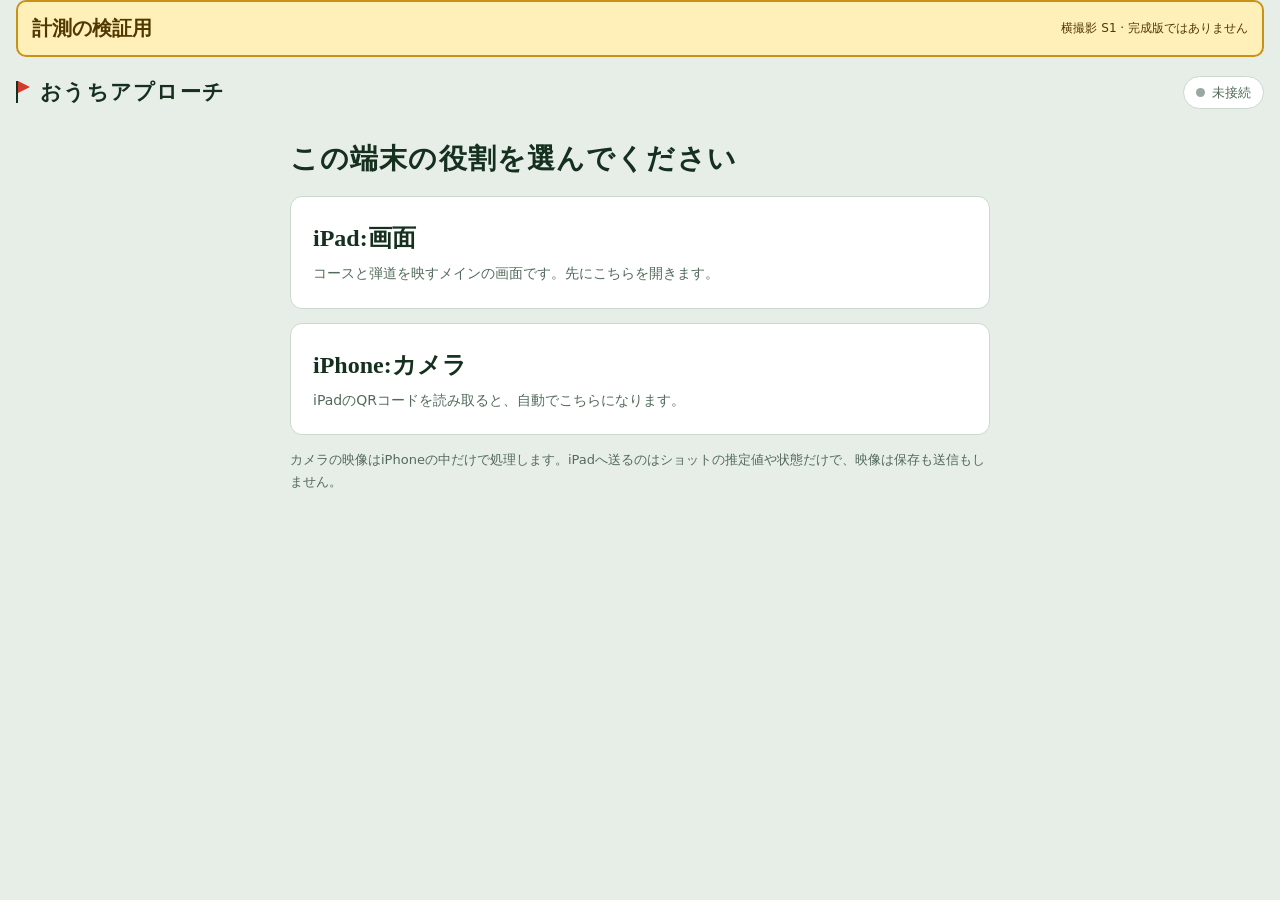
<file: index.html>
<!doctype html>
<html lang="ja">
<head>
<meta charset="utf-8">
<meta name="viewport" content="width=device-width,initial-scale=1,viewport-fit=cover">
<meta name="referrer" content="no-referrer">
<meta http-equiv="Content-Security-Policy" content="default-src 'none'; script-src 'self'; style-src 'self'; img-src 'self' data: blob:; media-src 'self' blob: mediastream:; connect-src 'self' https://0.peerjs.com wss://0.peerjs.com; manifest-src 'self'; base-uri 'none'; form-action 'none'; object-src 'none'">
<meta name="theme-color" content="#173a25">
<meta name="apple-mobile-web-app-capable" content="yes">
<title>おうちアプローチ｜検証用 横撮影 S1</title>
<link rel="icon" href="data:,">
<link rel="stylesheet" href="style.css?v=sideS1">
</head>
<body>

<div class="test-banner"><strong>計測の検証用</strong><span>横撮影 S1 · 完成版ではありません</span></div>
<header class="top">
  <p class="brand"><span class="flagmark" aria-hidden="true"></span>おうちアプローチ</p>
  <span class="pill" id="connPill"><i class="dot" id="connDot"></i><span id="connText">未接続</span></span>
  <button class="linkbtn" id="switchRole" hidden>役割を変える</button>
</header>

<!-- ============ ROLE PICK ============ -->
<main id="roleView" class="narrow stack" hidden>
  <h1 class="title">この端末の役割を選んでください</h1>
  <button class="rolecard" id="pickGreen">
    <b>iPad:画面</b>
    <span>コースと弾道を映すメインの画面です。先にこちらを開きます。</span>
  </button>
  <button class="rolecard" id="pickCam">
    <b>iPhone:カメラ</b>
    <span>iPadのQRコードを読み取ると、自動でこちらになります。</span>
  </button>
  <p class="note">カメラの映像はiPhoneの中だけで処理します。iPadへ送るのはショットの推定値や状態だけで、映像は保存も送信もしません。</p>
</main>

<!-- ============ CAMERA (iPhone) ============ -->
<main id="camView" class="narrow stack" hidden>

  <section class="statuscard" id="camStatus" data-state="off">
    <b id="stateText">カメラを開始してください</b>
    <span id="stateSub">打つ人の反対側から、横向きで球と打ち出す先を映します</span>
  </section>

  <p class="capture-status" id="liveDiagnostic" aria-live="polite">映像処理：カメラ開始待ち</p>
  <div class="stage" id="stage">
    <video id="vid" playsinline muted autoplay></video>
    <canvas id="overlay"></canvas>
    <div class="empty" id="stageEmpty">カメラは止まっています</div>
  </div>
  <div class="row">
    <button class="btn primary big" id="camStart">カメラを開始</button>
    <button class="btn" id="camStop" hidden>カメラを止める</button>
    <button class="btn" id="camFlip">インカメラに切り替え</button>
  </div>
  <section class="card setup-guide">
    <h2>① iPhoneの置き方</h2>
    <div class="side-placement" aria-label="上から見た配置：打つ人、球、iPhoneが向かい合い、打球はその線と直角に進みます"><span>打つ人</span><b>● 球　→ 打つ方向</b><span>↕ 約1.5m（実測）</span><strong>iPhone · 横向き</strong></div>
    <p>打つ人の反対側・横向き・背面カメラ。打つ方向に対して真横から撮り、球の先0.5〜1mが映るように固定します。</p>
    <p class="note">初期検証は球から約1.5m、低い位置でカメラをなるべく水平に。クラブの通り道の外に固定してください。距離はレンズから球までの実測値に合わせます。球径の設定と白い認識円の一致が速度の基準になります。</p>
          <div class="field"><label for="sDist">カメラからボールまでの距離</label><output id="oDist"></output><input id="sDist" type="range" min="1" max="3.5" step="0.01" value="1.5"></div>
    <label for="sideDirection">画面の中で球が進む方向</label>
    <select id="sideDirection"><option value="1">左から右 →（球を左寄りに）</option><option value="-1">右から左 ←（球を右寄りに）</option></select>
    <h2>② 最初の球だけタップ</h2>
    <p>白い点線の円が球に重なることを確認。2球目以降は同じ場所に置けば自動認識します。</p>
    <h2>③ 1球打って確認</h2>
    <p>反応しなければ画面下の赤いボタンを押し、保存された記録を送ってください。映像は保存しません。</p>
  </section>
    <section class="card stack" id="camPair">
    <h2>iPadとつなぐ</h2>
    <p>iPadに出ているQRコードを、iPhoneの<b>カメラアプリ</b>で読み取ってください。自動でつながります。</p>
    <details>
      <summary>コードを手で入力する</summary>
      <div class="row mt">
        <input id="codeIn" class="code" inputmode="text" autocomplete="off" autocapitalize="characters" spellcheck="false" maxlength="9" placeholder="XXXX-XXXX" aria-label="接続コード">
        <button class="btn primary" id="connectBtn">接続</button>
      </div>
    </details>
  </section>

  <div class="diagnostic-dock">
    <button class="btn miss-button" id="markMiss">打っても反応しなかった<br><small>押すと診断記録を保存します</small></button>
    <button class="btn" id="exportDiagnostics">記録を保存</button>
  </div>
  <section class="card" id="camResult" hidden>
    <div class="readout four">
      <div><span>平面内速度（推定）</span><b id="cSpeed">–</b></div>
      <div><span>打ち出し角（推定）</span><b id="cAngle">–</b></div>
      <div><span>左右（未測定）</span><b id="cDir">–</b></div>
      <div><span>スピン（未測定）</span><b id="cSpin">–</b></div>
    </div>
    <p class="note mt" id="cMeta"></p>
    <div class="corhelp mt" id="carryFix" hidden>
      <label for="carryCm">(手動で合わせたいとき)今の1球で、最初に床に落ちた所までの距離</label>
      <div class="row"><input id="carryCm" type="number" inputmode="decimal" min="20" max="3000" step="1" placeholder="例:450" aria-label="最初に落ちた距離(cm)"><span class="unit">cm</span><button class="btn" id="carryApply">飛び方を合わせる</button></div>
      <p class="note">自動学習は検証が終わるまで停止しています。試験中は補正値を変えずに比較してください。</p>
    </div>
  </section>

  <details class="card">
    <summary>計測の設定</summary>
    <p class="note">検証用です。開始ごとに距離設定とボール位置を確認してください。通常時の映像・画像は保存しません。</p>
    <div class="stack mt">
      <p class="kv">カメラの傾き <b id="tiltOut">–</b></p>
      <p class="kv">空気抵抗の補正（手動） <b id="oDrag">×1.00</b> <button class="linkbtn" id="dragReset">元に戻す</button></p>
      <button class="btn" id="reTee">置き場所を登録し直す</button>

      <div class="field"><label for="sDiam">ボールの直径</label><output id="oDiam"></output><input id="sDiam" type="range" min="30" max="80" step="0.5" value="42"></div>
      <div class="field"><label for="sMass">練習ボールの重さ</label><output id="oMass"></output><input id="sMass" type="range" min="2" max="20" step="0.5" value="5"></div>
      <div hidden>
      <div class="field"><label for="sCor">練習ボールの反発係数</label><output id="oCor"></output><input id="sCor" type="range" min="0.3" max="0.85" step="0.01" value="0.55"></div>
      <div class="corhelp">
        <label for="dropCm">1mの高さから硬い床に落として、跳ね返った高さ</label>
        <div class="row"><input id="dropCm" type="number" inputmode="decimal" min="1" max="99" step="1" placeholder="例:30" aria-label="跳ね返った高さ(cm)"><span class="unit">cm</span><button class="btn" id="dropApply">反発係数に反映</button></div>
        <p class="note">ボールの底が1mの位置から手を離し、最初に跳ね返った一番高い位置(ボールの底)を測ります。反発係数 = √(跳ね返った高さ ÷ 100)。スピンの推定に使います。</p>
      </div>
      <div class="field"><label for="sAttack">入射角(クラブが下りながら当たる角度)</label><output id="oAttack"></output><input id="sAttack" type="range" min="-8" max="2" step="0.5" value="-3"></div>
      <div class="field"><label for="sSens">検出の感度</label><output id="oSens"></output><input id="sSens" type="range" min="0.5" max="2" step="0.05" value="1"></div>
      </div>
      <p class="note">球の直径が速度の基準です。球の輪郭に白い円が合うか確認してください。左右方向・スピンは測定せず0を仮定した弾道を表示します。</p>
    </div>
  </details>
</main>
<!-- ============ iPad: 1画面だけ ============ -->
<main id="playView" hidden>
  <p class="note side-warning">横撮影 S1：速度・角度は平面内の推定。左右方向・スピンは未測定で、0を仮定した参考弾道です。</p>
  <section class="minw0">
    <div class="world" id="world" data-ready="off">
      <div class="teesign"><span class="par">カップまで</span><b id="pinOut">5.41 m</b><span class="s"><span id="lieOut">マット</span>から打って、カップに入れよう</span></div>
      <div class="banner" id="banner" hidden></div>
      <canvas class="profile" id="profile" width="360" height="150" aria-label="弾道の横から図"></canvas>
      <div class="viewbtns" role="group" aria-label="視点">
        <button id="vFollow" aria-pressed="true">後方</button>
        <button id="vTop" aria-pressed="false">真上</button>
      </div>
      <div class="ready" id="readyMark" data-state="off"><i aria-hidden="true"></i><span id="readyText">iPhoneのカメラ待ち</span></div>
      <div class="board six">
        <div><span>左右（未測定）</span><b id="gDir">–</b><em>度</em></div>
        <div><span>平面内速度（推定）</span><b id="gSpeed">–</b><em>m/s</em></div>
        <div><span>打ち出し角（推定）</span><b id="gAngle">–</b><em>度</em></div>
        <div><span>キャリー（計算）</span><b id="gCarry">–</b><em>m</em></div>
        <div><span>総距離（計算）</span><b id="gTotal">–</b><em>m</em></div>
        <div class="hi"><span>カップまで</span><b id="gPin">–</b><em id="gPinU"></em></div>
      </div>
    </div>
  </section>

  <aside class="stack minw0 side">
    <section class="card connect" id="connectCard">
      <canvas id="qr" width="232" height="232" aria-label="接続用QRコード"></canvas>
      <div class="paired-mark" aria-hidden="true"></div>
      <p class="note" id="pairNote">iPhoneのカメラアプリでQRコードを読み取ってください</p>
      <p class="codeline">コード <b id="codeOut">––––-––––</b> <button class="linkbtn" id="newCode">新しくする</button></p>
    </section>
    <section class="card stack">
      <p class="kv">打つ場所</p>
      <div class="lie" id="lieSel" role="group" aria-label="打つ場所"><button data-lie="マット" aria-pressed="true">マット</button><button data-lie="ラフ" aria-pressed="false">ラフ</button></div>
    </section>
    <section class="card stack">
      <div class="stats">
        <div><span>球数</span><b id="stN">0</b></div>
        <div><span>カップイン</span><b id="stIn">0</b></div>
        <div><span>平均</span><b id="stAvg">–</b></div>
        <div><span>ベスト</span><b id="stBest">–</b></div>
      </div>
      <div class="logwrap"><table class="log" id="shotLog"></table></div>
      <button class="btn quiet" id="resetLog">記録を消去</button>
    </section>
    <details class="card">
      <summary>設定と試し打ち</summary>
      <div class="stack mt">
        <label class="switch"><input type="checkbox" id="soundOn"> <span>「打ってOK」を音で知らせる</span></label>
        <div class="field"><label for="sPinM">ボールからカップまで</label><output id="oPinM"></output><input id="sPinM" type="range" min="1" max="12" step="0.01" value="5.41"></div>
        <div class="field"><label for="sGreen0">ボールからグリーンの手前まで</label><output id="oGreen0"></output><input id="sGreen0" type="range" min="0.5" max="11" step="0.01" value="2.63"></div>
        <div class="field"><label for="tClub">試し打ちのクラブ速度</label><output id="otClub"></output><input id="tClub" type="range" min="2" max="14" step="0.1" value="8"></div>
        <button class="btn primary" id="testShot">カメラなしで試し打ち</button>
      </div>
    </details>
  </aside>
</main>

<div class="toast" id="toast" hidden></div>

<script src="vendor/three.min.js?v=sideS1"></script>
<script src="vendor/peerjs.min.js?v=sideS1"></script>
<script src="vendor/qrcode.js?v=sideS1"></script>
<script src="app.js?v=sideS1"></script>
</body>
</html>
</file>
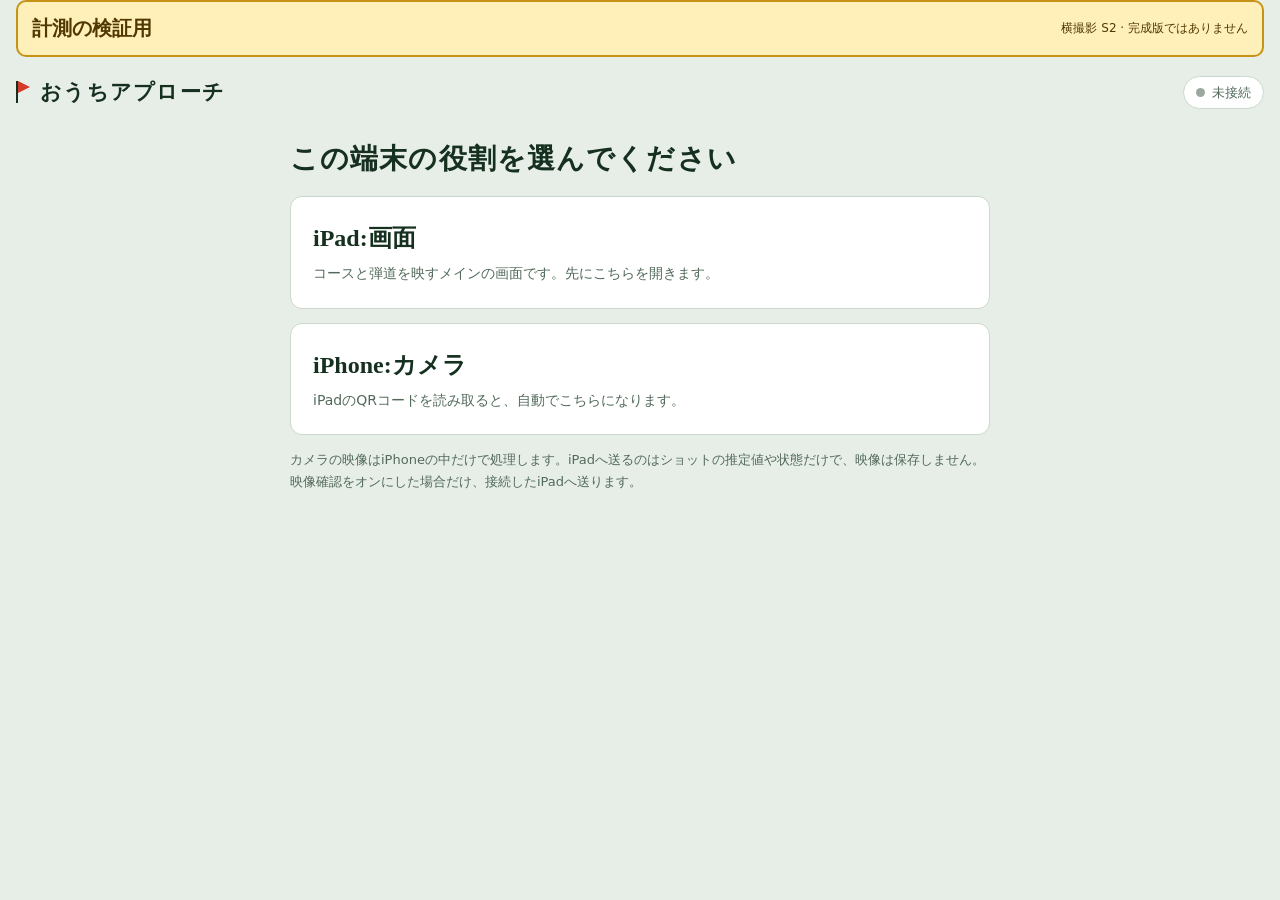
<file: side-S2.html>
<!doctype html>
<html lang="ja" data-build="side-S2">
<head>
<meta charset="utf-8">
<meta name="viewport" content="width=device-width,initial-scale=1,viewport-fit=cover">
<meta name="referrer" content="no-referrer">
<meta http-equiv="Content-Security-Policy" content="default-src 'none'; script-src 'self'; style-src 'self'; img-src 'self' data: blob:; media-src 'self' blob: mediastream:; connect-src 'self' https://0.peerjs.com wss://0.peerjs.com; manifest-src 'self'; base-uri 'none'; form-action 'none'; object-src 'none'">
<meta name="theme-color" content="#173a25">
<meta name="apple-mobile-web-app-capable" content="yes">
<title>おうちアプローチ｜検証用 横撮影 S2</title>
<link rel="icon" href="data:,">
<link rel="stylesheet" href="side-S2.css?v=sideS2">
</head>
<body>

<div class="test-banner"><strong>計測の検証用</strong><span>横撮影 S2 · 完成版ではありません</span></div>
<header class="top">
  <p class="brand"><span class="flagmark" aria-hidden="true"></span>おうちアプローチ</p>
  <span class="pill" id="connPill"><i class="dot" id="connDot"></i><span id="connText">未接続</span></span>
  <button class="linkbtn" id="switchRole" hidden>役割を変える</button>
</header>

<!-- ============ ROLE PICK ============ -->
<main id="roleView" class="narrow stack" hidden>
  <h1 class="title">この端末の役割を選んでください</h1>
  <button class="rolecard" id="pickGreen">
    <b>iPad:画面</b>
    <span>コースと弾道を映すメインの画面です。先にこちらを開きます。</span>
  </button>
  <button class="rolecard" id="pickCam">
    <b>iPhone:カメラ</b>
    <span>iPadのQRコードを読み取ると、自動でこちらになります。</span>
  </button>
  <p class="note">カメラの映像はiPhoneの中だけで処理します。iPadへ送るのはショットの推定値や状態だけで、映像は保存しません。映像確認をオンにした場合だけ、接続したiPadへ送ります。</p>
</main>

<!-- ============ CAMERA (iPhone) ============ -->
<main id="camView" class="narrow stack" hidden>

  <ol id="flowSteps" class="flow-steps"><li>球の認識</li><li>打球の追跡</li><li>計算</li><li>iPad表示</li><li>次の球</li></ol>
  <p id="lastShotStatus" class="note">前の結果：まだありません</p>
  <section class="statuscard" id="camStatus" data-state="off">
    <b id="stateText">カメラを開始してください</b>
    <span id="stateSub">打つ人の反対側から、横向きで球と打ち出す先を映します</span>
  </section>

  <p class="capture-status" id="liveDiagnostic" aria-live="polite">映像処理：カメラ開始待ち</p>
  <div class="stage" id="stage">
    <video id="vid" playsinline muted autoplay></video>
    <canvas id="overlay"></canvas>
    <div class="empty" id="stageEmpty">カメラは止まっています</div>
  </div>
  <div class="row">
    <button class="btn primary big" id="camStart">カメラを開始</button>
    <button class="btn" id="camStop" hidden>カメラを止める</button>
    <button class="btn" id="camFlip">インカメラに切り替え</button>
  </div>
  <section class="card setup-guide">
<label class="switch"><input type="checkbox" id="previewToggle"><span>iPadにカメラ映像を映す（保存しない）</span></label><p class="note">初期状態はオフ。接続済みのiPadへライブ映像を送ります。停止・ページ離脱で終了します。</p>
    <h2>① iPhoneの置き方</h2>
    <div class="side-placement" aria-label="上から見た配置：打つ人、球、iPhoneが向かい合い、打球はその線と直角に進みます"><span>打つ人</span><b>● 球　→ 打つ方向</b><span>↕ 約1.5m（実測）</span><strong>iPhone · 横向き</strong></div>
    <p>打つ人の反対側・横向き・背面カメラ。打つ方向に対して真横から撮り、球の先0.5〜1mが映るように固定します。</p>
    <p class="note">初期検証は球から約1.5m、低い位置でカメラをなるべく水平に。クラブの通り道の外に固定してください。距離はレンズから球までの実測値に合わせます。球径の設定と白い認識円の一致が速度の基準になります。</p>
          <div class="field"><label for="sDist">カメラからボールまでの距離</label><output id="oDist"></output><input id="sDist" type="range" min="1" max="3.5" step="0.01" value="1.5"></div>
    <label for="sideDirection">画面の中で球が進む方向</label>
    <select id="sideDirection"><option value="1">左から右 →（球を左寄りに）</option><option value="-1">右から左 ←（球を右寄りに）</option></select>
    <h2>② 最初の球だけタップ</h2>
    <p>白い点線の円が球に重なることを確認。2球目以降は同じ場所に置けば自動認識します。</p>
    <h2>③ 1球打って確認</h2>
    <p>反応しなければ画面下の赤いボタンを押し、保存された記録を送ってください。映像は保存しません。</p>
  </section>
    <section class="card stack" id="camPair">
    <h2>iPadとつなぐ</h2>
    <p>iPadに出ているQRコードを、iPhoneの<b>カメラアプリ</b>で読み取ってください。自動でつながります。</p>
    <details>
      <summary>コードを手で入力する</summary>
      <div class="row mt">
        <input id="codeIn" class="code" inputmode="text" autocomplete="off" autocapitalize="characters" spellcheck="false" maxlength="9" placeholder="XXXX-XXXX" aria-label="接続コード">
        <button class="btn primary" id="connectBtn">接続</button>
      </div>
    </details>
  </section>

  <div class="diagnostic-dock">
    <button class="btn miss-button" id="markMiss">打っても反応しなかった<br><small>押すと診断記録を保存します</small></button>
    <button class="btn" id="exportDiagnostics">記録を保存</button>
  </div>
  <section class="card" id="camResult" hidden>
    <div class="readout four">
      <div><span>平面内速度（推定）</span><b id="cSpeed">–</b></div>
      <div><span>打ち出し角（推定）</span><b id="cAngle">–</b></div>
      <div><span>左右（未測定）</span><b id="cDir">–</b></div>
      <div><span>スピン（未測定）</span><b id="cSpin">–</b></div>
    </div>
    <p class="note mt" id="cMeta"></p>
    <div class="corhelp mt" id="carryFix" hidden>
      <label for="carryCm">(手動で合わせたいとき)今の1球で、最初に床に落ちた所までの距離</label>
      <div class="row"><input id="carryCm" type="number" inputmode="decimal" min="20" max="3000" step="1" placeholder="例:450" aria-label="最初に落ちた距離(cm)"><span class="unit">cm</span><button class="btn" id="carryApply">飛び方を合わせる</button></div>
      <p class="note">自動学習は検証が終わるまで停止しています。試験中は補正値を変えずに比較してください。</p>
    </div>
  </section>

  <details class="card">
    <summary>計測の設定</summary>
    <p class="note">検証用です。開始ごとに距離設定とボール位置を確認してください。通常時の映像・画像は保存しません。</p>
    <div class="stack mt">
      <p class="kv">カメラの傾き <b id="tiltOut">–</b></p>
      <p class="kv">空気抵抗の補正（手動） <b id="oDrag">×1.00</b> <button class="linkbtn" id="dragReset">元に戻す</button></p>
      <button class="btn" id="reTee">置き場所を登録し直す</button>

      <div class="field"><label for="sDiam">ボールの直径</label><output id="oDiam"></output><input id="sDiam" type="range" min="30" max="80" step="0.5" value="42"></div>
      <div class="field"><label for="sMass">練習ボールの重さ</label><output id="oMass"></output><input id="sMass" type="range" min="2" max="20" step="0.5" value="5"></div>
      <div hidden>
      <div class="field"><label for="sCor">練習ボールの反発係数</label><output id="oCor"></output><input id="sCor" type="range" min="0.3" max="0.85" step="0.01" value="0.55"></div>
      <div class="corhelp">
        <label for="dropCm">1mの高さから硬い床に落として、跳ね返った高さ</label>
        <div class="row"><input id="dropCm" type="number" inputmode="decimal" min="1" max="99" step="1" placeholder="例:30" aria-label="跳ね返った高さ(cm)"><span class="unit">cm</span><button class="btn" id="dropApply">反発係数に反映</button></div>
        <p class="note">ボールの底が1mの位置から手を離し、最初に跳ね返った一番高い位置(ボールの底)を測ります。反発係数 = √(跳ね返った高さ ÷ 100)。スピンの推定に使います。</p>
      </div>
      <div class="field"><label for="sAttack">入射角(クラブが下りながら当たる角度)</label><output id="oAttack"></output><input id="sAttack" type="range" min="-8" max="2" step="0.5" value="-3"></div>
      <div class="field"><label for="sSens">検出の感度</label><output id="oSens"></output><input id="sSens" type="range" min="0.5" max="2" step="0.05" value="1"></div>
      </div>
      <p class="note">球の直径が速度の基準です。球の輪郭に白い円が合うか確認してください。左右方向・スピンは測定せず0を仮定した弾道を表示します。</p>
    </div>
  </details>
</main>
<!-- ============ iPad: 1画面だけ ============ -->
<main id="playView" hidden>
  <section id="previewPanel" class="card preview-panel" hidden><h2>iPhoneのカメラ映像 · 保存なし</h2><video id="previewVideo" autoplay playsinline muted controls></video><p class="note">設置確認用です。映像の受信で計測精度が上がるわけではありません。</p></section>
  <p class="note side-warning">横撮影 S2：速度・角度は平面内の推定。左右方向・スピンは未測定で、0を仮定した参考弾道です。</p>
  <section class="minw0">
    <div class="world" id="world" data-ready="off">
      <div class="teesign"><span class="par">カップまで</span><b id="pinOut">5.41 m</b><span class="s"><span id="lieOut">マット</span>から打って、カップに入れよう</span></div>
      <div class="banner" id="banner" hidden></div>
      <canvas class="profile" id="profile" width="360" height="150" aria-label="弾道の横から図"></canvas>
      <div class="viewbtns" role="group" aria-label="視点">
        <button id="vFollow" aria-pressed="true">後方</button>
        <button id="vTop" aria-pressed="false">真上</button>
      </div>
      <div class="ready" id="readyMark" data-state="off"><i aria-hidden="true"></i><span id="readyText">iPhoneのカメラ待ち</span></div>
      <div class="board six">
        <div><span>左右（未測定）</span><b id="gDir">–</b><em>度</em></div>
        <div><span>平面内速度（推定）</span><b id="gSpeed">–</b><em>m/s</em></div>
        <div><span>打ち出し角（推定）</span><b id="gAngle">–</b><em>度</em></div>
        <div><span>キャリー（計算）</span><b id="gCarry">–</b><em>m</em></div>
        <div><span>総距離（計算）</span><b id="gTotal">–</b><em>m</em></div>
        <div class="hi"><span>カップまで</span><b id="gPin">–</b><em id="gPinU"></em></div>
      </div>
    </div>
  </section>

  <aside class="stack minw0 side">
    <section class="card connect" id="connectCard">
      <canvas id="qr" width="232" height="232" aria-label="接続用QRコード"></canvas>
      <div class="paired-mark" aria-hidden="true"></div>
      <p class="note" id="pairNote">iPhoneのカメラアプリでQRコードを読み取ってください</p>
      <p class="codeline">コード <b id="codeOut">––––-––––</b> <button class="linkbtn" id="newCode">新しくする</button></p>
    </section>
    <section class="card stack">
      <p class="kv">打つ場所</p>
      <div class="lie" id="lieSel" role="group" aria-label="打つ場所"><button data-lie="マット" aria-pressed="true">マット</button><button data-lie="ラフ" aria-pressed="false">ラフ</button></div>
    </section>
    <section class="card stack">
      <div class="stats">
        <div><span>球数</span><b id="stN">0</b></div>
        <div><span>カップイン</span><b id="stIn">0</b></div>
        <div><span>平均</span><b id="stAvg">–</b></div>
        <div><span>ベスト</span><b id="stBest">–</b></div>
      </div>
      <div class="logwrap"><table class="log" id="shotLog"></table></div>
      <button class="btn quiet" id="resetLog">記録を消去</button>
    </section>
    <details class="card">
      <summary>設定と試し打ち</summary>
      <div class="stack mt">
        <label class="switch"><input type="checkbox" id="soundOn"> <span>「打ってOK」を音で知らせる</span></label>
        <div class="field"><label for="sPinM">ボールからカップまで</label><output id="oPinM"></output><input id="sPinM" type="range" min="1" max="12" step="0.01" value="5.41"></div>
        <div class="field"><label for="sGreen0">ボールからグリーンの手前まで</label><output id="oGreen0"></output><input id="sGreen0" type="range" min="0.5" max="11" step="0.01" value="2.63"></div>
        <div class="field"><label for="tClub">試し打ちのクラブ速度</label><output id="otClub"></output><input id="tClub" type="range" min="2" max="14" step="0.1" value="8"></div>
        <button class="btn primary" id="testShot">カメラなしで試し打ち</button>
      </div>
    </details>
  </aside>
</main>

<div class="toast" id="toast" hidden></div>

<script src="vendor/three.min.js?v=sideS2"></script>
<script src="vendor/peerjs.min.js?v=sideS2"></script>
<script src="vendor/qrcode.js?v=sideS2"></script>
<script src="side-S2.js?v=sideS2"></script>
</body>
</html>
</file>
<file: style.css>
/* おうちアプローチ — 朝のリンクスコースとヤーデージブック。
   Layout: iPadはホーム(キービジュアル+チェックリスト+遊び方カード)→選択→プレイ(3D全面+看板+リーダーボード、右にスコアカード)。iPhoneは縦1カラム。
   単一のライトテーマで、屋外の朝の光を表す(ダークモードは持たない) */
:root{
  --mist:#e7eee8;     /* 背景:朝もやの芝 */
  --paper:#ffffff;    /* スコアカード */
  --ink:#16301f;      /* 文字:深いコースグリーン */
  --ink2:#526a5a;
  --rule:#cbd8cd;
  --board:#173a25;    /* リーダーボード */
  --board2:#1f4a30;
  --flag:#d63a2a;     /* ピンフラッグ */
  --sand:#dcc89c;
  --ready:#1f9d55;
  --p1:#d63a2a; --p2:#2d6fd1;
  --serif:"Hiragino Mincho ProN","Yu Mincho","Noto Serif JP",serif;
  --sans:"Hiragino Sans","Hiragino Kaku Gothic ProN","Noto Sans JP",system-ui,sans-serif;
  --num:"Avenir Next Condensed","DIN Condensed","Roboto Condensed","Arial Narrow",sans-serif;
  color-scheme:light;
}
*{box-sizing:border-box}
html,body{margin:0;min-height:100%}
body{background:var(--mist);color:var(--ink);font-family:var(--sans);font-size:15px;line-height:1.65;-webkit-tap-highlight-color:transparent;
  padding-inline:max(16px,env(safe-area-inset-left,0px));padding-block:env(safe-area-inset-top,0px) calc(24px + env(safe-area-inset-bottom,0px))}
button,input,select{font:inherit;color:inherit}
[hidden]{display:none!important}
p{margin:0}
b{font-weight:700}
.top{display:flex;flex-wrap:wrap;align-items:center;gap:12px;padding-block:10px;margin-bottom:10px}
.brand{font-family:var(--serif);font-weight:700;font-size:21px;letter-spacing:.06em;margin:0;display:flex;align-items:center;gap:10px}
.flagmark{width:14px;height:22px;position:relative;border-left:2px solid var(--ink)}
.flagmark::after{content:"";position:absolute;left:0;top:0;border-left:12px solid var(--flag);border-top:6px solid transparent;border-bottom:6px solid transparent}
.pill{margin-left:auto;display:inline-flex;align-items:center;gap:7px;font-size:13px;color:var(--ink2);background:var(--paper);border:1px solid var(--rule);padding:5px 12px;border-radius:999px}
.dot{width:9px;height:9px;border-radius:50%;background:#9aa9a0}
.dot.on{background:var(--ready)} .dot.off{background:var(--flag)} .dot.wait{background:#d08a1c}
.linkbtn{border:0;background:none;color:var(--ink2);text-decoration:underline;text-underline-offset:3px;cursor:pointer;font-size:14px;padding:6px 2px}
.linkbtn.left{align-self:flex-start}
.narrow{max-width:700px;margin-inline:auto}
.wide{max-width:1180px;margin-inline:auto}
.stack{display:flex;flex-direction:column;gap:14px}
.minw0{min-width:0}
.mt{margin-top:10px}
.title{font-family:var(--serif);font-size:28px;font-weight:700;margin:6px 0 0;letter-spacing:.04em;text-wrap:balance}
h2{font-family:var(--serif);font-size:20px;font-weight:700;margin:0;text-wrap:balance}
.sethead{font-size:15px}
.note{font-size:13px;color:var(--ink2)}
.card{background:var(--paper);border:1px solid var(--rule);border-radius:10px;padding:16px}
.row{display:flex;flex-wrap:wrap;gap:10px}
.row > *{flex:1 1 120px}
button:focus-visible,input:focus-visible,summary:focus-visible{outline:3px solid var(--flag);outline-offset:2px}
.btn{display:inline-flex;align-items:center;justify-content:center;border:1px solid var(--rule);background:var(--paper);padding:10px 18px;border-radius:8px;font-weight:700;cursor:pointer;min-height:48px;color:var(--ink)}
.btn.primary{background:var(--board);border-color:var(--board);color:#fff}
.btn.quiet{background:transparent}
.btn.big{font-size:18px;min-height:58px}
.btn:disabled{opacity:.45;cursor:not-allowed}
details summary{cursor:pointer;font-weight:700;padding:2px 0}
.field{display:grid;grid-template-columns:1fr auto;gap:4px 10px;align-items:center;font-size:14px}
.field input[type=range]{grid-column:1/-1;width:100%;accent-color:var(--board)}
.field output{font-family:var(--num);font-weight:700;font-size:16px}
.seg{display:inline-flex;background:var(--mist);border:1px solid var(--rule);border-radius:10px;padding:4px;gap:4px}
.seg button{flex:1;white-space:nowrap;border:0;background:transparent;border-radius:7px;padding:6px 16px;font-weight:700;font-size:15px;color:var(--ink2);cursor:pointer;min-height:44px}
#limitSeg button{font-family:var(--num);font-size:22px;min-width:64px}
.seg button[aria-pressed="true"]{background:var(--board);color:#fff}
.switch{display:flex;align-items:center;gap:10px;font-size:14px;cursor:pointer}
.switch input{width:22px;height:22px;accent-color:var(--board)}

/* role */
.rolecard{display:flex;flex-direction:column;align-items:flex-start;gap:4px;text-align:left;border:1px solid var(--rule);background:var(--paper);border-radius:12px;padding:22px;cursor:pointer;color:var(--ink)}
.rolecard b{font-family:var(--serif);font-size:24px}
.rolecard span{color:var(--ink2);font-size:14px}
.rolecard:hover{border-color:var(--board)}

/* iPhone */
.code{font-family:var(--num);font-size:26px;font-weight:700;letter-spacing:.12em;text-transform:uppercase;padding:6px 12px;border:1px solid var(--rule);border-radius:8px;background:var(--mist);min-width:0}
.statuscard{display:flex;flex-direction:column;gap:2px;border-radius:12px;padding:18px;background:var(--paper);border:1px solid var(--rule)}
.statuscard b{font-size:26px;line-height:1.3}
.statuscard span{font-size:14px;color:var(--ink2)}
.statuscard[data-state="ready"]{background:var(--ready);border-color:var(--ready);color:#fff}
.statuscard[data-state="ready"] span{color:#dff5e7}
.statuscard[data-state="track"]{background:#d08a1c;border-color:#d08a1c;color:#fff}
.statuscard[data-state="track"] span{color:#fff1d6}
.statuscard[data-state="error"] b{color:var(--flag)}
.stage{position:relative;background:#0e1a12;border-radius:12px;overflow:hidden;aspect-ratio:16/9;max-width:100%}
.stage video{width:100%;height:100%;object-fit:contain;display:block}
.stage canvas{position:absolute;inset:0;width:100%;height:100%;touch-action:manipulation}
.stage .empty{position:absolute;inset:0;display:grid;place-items:center;color:#9fb3a5;font-size:14px;padding:16px;text-align:center}
.blackout{position:fixed;inset:0;background:#000;z-index:30;display:flex;flex-direction:column;align-items:center;justify-content:center;gap:8px;color:#4d5a52;text-align:center;padding:24px}
.blackout b{font-size:30px;color:#2d7a4f}
.blackout span{font-size:13px}
.readout{display:grid;gap:8px}
.readout.three{grid-template-columns:repeat(3,minmax(0,1fr))}
.readout div{background:var(--mist);border-radius:8px;padding:8px 10px;min-width:0}
.readout b{display:block;font-family:var(--num);font-size:26px;line-height:1.15;white-space:nowrap;overflow:hidden;text-overflow:ellipsis}
.readout span{font-size:12px;color:var(--ink2)}

/* iPad home */
.home{max-width:1180px;margin-inline:auto;display:flex;flex-direction:column;gap:0}
.hero{position:relative;border-radius:14px;overflow:hidden;min-height:clamp(240px,38vh,380px);background:linear-gradient(180deg,#f6d9ad 0%,#bcd9e6 45%,#6f9a63 46%,#2f6b3a 100%);background-size:cover;background-position:center 60%;display:flex;align-items:flex-start}
.hero::after{content:"";position:absolute;inset:0;background:linear-gradient(180deg,rgba(10,30,18,.34) 0%,rgba(10,30,18,0) 55%)}
.herotext{position:relative;z-index:1;padding:28px 32px;color:#fff;text-shadow:0 2px 18px rgba(0,0,0,.35)}
.herotext h1{font-family:var(--serif);font-size:clamp(34px,5vw,56px);font-weight:700;letter-spacing:.08em;margin:0;line-height:1.2}
.herotext p{font-size:16px;margin-top:6px}
.checklist{list-style:none;margin:-34px 24px 18px;padding:0;position:relative;z-index:2;display:grid;grid-template-columns:repeat(3,minmax(0,1fr));background:var(--paper);border:1px solid var(--rule);border-radius:12px;box-shadow:0 10px 30px rgba(22,48,31,.12);overflow:hidden}
.checklist li{display:flex;gap:12px;align-items:flex-start;padding:14px 16px;min-width:0}
.checklist li + li{border-left:1px solid var(--rule)}
.checklist i{flex:none;width:24px;height:24px;border-radius:50%;border:2px solid var(--rule);margin-top:2px;position:relative}
.checklist li.done i{background:var(--ready);border-color:var(--ready)}
.checklist li.done i::after{content:"";position:absolute;left:7px;top:3px;width:6px;height:11px;border:solid #fff;border-width:0 2.5px 2.5px 0;transform:rotate(45deg)}
.checklist b{display:block;font-size:15px}
.checklist span{display:block;font-size:12px;color:var(--ink2);line-height:1.5}
@media (max-width:760px){.checklist{grid-template-columns:minmax(0,1fr);margin-inline:12px}.checklist li + li{border-left:0;border-top:1px solid var(--rule)}}
.homegrid{display:grid;grid-template-columns:minmax(0,1fr) 292px;gap:18px;align-items:start}
@media (max-width:860px){.homegrid{grid-template-columns:minmax(0,1fr)}}
.modes{display:grid;grid-template-columns:1fr 1fr;gap:16px}
@media (max-width:560px){.modes{grid-template-columns:1fr}}
.modecard{display:flex;flex-direction:column;text-align:left;border:1px solid var(--rule);background:var(--paper);border-radius:12px;padding:0;cursor:pointer;overflow:hidden;color:var(--ink);transition:transform .15s,box-shadow .15s}
.modecard:hover{transform:translateY(-2px);box-shadow:0 12px 28px rgba(22,48,31,.14)}
.modecard .art{display:block;aspect-ratio:16/10;background:linear-gradient(160deg,#9fcf8a,#3f7f45);background-size:cover;background-position:center}
.modecard .mbody{display:flex;flex-direction:column;gap:4px;padding:14px 18px 16px}
.modecard b{font-family:var(--serif);font-size:28px;letter-spacing:.04em}
.modecard .mbody > span{font-size:14px;color:var(--ink2)}
.modecard em{font-style:normal;font-size:12px;font-weight:700;color:var(--board);background:var(--mist);align-self:flex-start;border-radius:4px;padding:1px 8px;margin-top:6px}
.settings{display:flex;flex-direction:column;gap:10px}
.setrow{display:flex;flex-wrap:wrap;align-items:center;justify-content:space-between;gap:12px}
.connect{display:flex;flex-direction:column;align-items:center;text-align:center;gap:10px}
.connect canvas{width:200px;height:200px;max-width:100%}
.paired-mark{display:none;width:88px;height:88px;border-radius:50%;background:var(--ready);position:relative;margin:8px auto}
.paired-mark::after{content:"";position:absolute;left:31px;top:18px;width:22px;height:40px;border:solid #fff;border-width:0 7px 7px 0;transform:rotate(45deg)}
.connect.paired canvas{display:none}
.connect.paired .paired-mark{display:block}
.codeline{font-size:12px;color:var(--ink2)}
.codeline b{font-family:var(--num);font-size:19px;color:var(--ink);letter-spacing:.1em}
.readyline{display:flex;align-items:center;gap:10px;font-weight:700;padding:10px 14px;border-radius:8px;background:var(--mist);width:100%;justify-content:center;font-size:14px}
.readyline i{width:11px;height:11px;border-radius:50%;background:#9aa9a0}
.readyline[data-state="ready"]{background:var(--ready);color:#fff}
.readyline[data-state="ready"] i{background:#fff}
.readyline[data-state="wait"] i,.readyline[data-state="track"] i{background:#d08a1c}

/* free setup: 距離はヤーデージ杭のように並べる */
.distgrid{display:grid;grid-template-columns:repeat(5,minmax(0,1fr));gap:10px}
@media (max-width:560px){.distgrid{grid-template-columns:repeat(3,minmax(0,1fr))}}
.distgrid button{border:1px solid var(--rule);background:var(--paper);border-radius:10px;padding:14px 6px 12px;cursor:pointer;color:var(--ink);display:flex;flex-direction:column;align-items:center;gap:0}
.distgrid button b{font-family:var(--num);font-size:40px;line-height:1}
.distgrid button small{font-size:12px;color:var(--ink2)}
.distgrid button:hover{border-color:var(--board)}
.distgrid button.strong{grid-column:1/-1;flex-direction:row;justify-content:center;gap:12px;background:var(--board);color:#fff;border-color:var(--board)}
.distgrid button.strong small{color:#cfe3d4;font-size:14px}

/* course setup: ヤーデージブックのページ */
.setuprow{display:grid;grid-template-columns:auto minmax(0,1fr);gap:14px}
@media (max-width:700px){.setuprow{grid-template-columns:minmax(0,1fr)}}
.namefield{display:flex;align-items:center;gap:8px;border:1px solid var(--rule);border-radius:8px;padding:8px 12px;background:var(--mist)}
.namefield i{width:12px;height:12px;border-radius:50%;flex:none}
.namefield.c1 i{background:var(--p1)} .namefield.c2 i{background:var(--p2)}
.namefield input{border:0;background:transparent;width:100%;font-weight:700;font-size:16px;min-width:0}
.coursegrid{display:grid;grid-template-columns:repeat(3,minmax(0,1fr));gap:16px}
@media (max-width:900px){.coursegrid{grid-template-columns:repeat(2,minmax(0,1fr))}}
@media (max-width:520px){.coursegrid{grid-template-columns:minmax(0,1fr)}}
.ccard{display:flex;flex-direction:column;text-align:left;border:1px solid var(--rule);background:var(--paper);border-radius:12px;padding:0;cursor:pointer;min-width:0;color:var(--ink);overflow:hidden;transition:transform .15s,box-shadow .15s}
.ccard:hover{transform:translateY(-2px);box-shadow:0 12px 28px rgba(22,48,31,.14)}
.ccard .art{position:relative;display:block;aspect-ratio:4/3;background:linear-gradient(160deg,#9fcf8a,#3f7f45);background-size:cover;background-position:center}
.ccard .art canvas{position:absolute;right:10px;bottom:10px;width:34%;aspect-ratio:3/4;border-radius:6px;box-shadow:0 4px 14px rgba(0,0,0,.25)}
.ccard .cbody{padding:12px 16px 16px;display:grid;grid-template-columns:minmax(0,1fr) auto;gap:2px 12px;align-items:end}
.ccard .cbody b{font-family:var(--serif);font-size:21px;letter-spacing:.03em}
.ccard .cbody .d{grid-column:1/-1;font-size:13px;color:var(--ink2)}
.ccard .stat{display:flex;gap:14px;align-items:baseline;grid-row:1}
.ccard .stat span{font-size:11px;color:var(--ink2)}
.ccard .stat strong{font-family:var(--num);font-size:24px;line-height:1;color:var(--ink)}
.ccard .style{font-size:11px;font-weight:700;border-radius:4px;padding:1px 8px;background:var(--mist);color:var(--ink2);justify-self:start}
.ccard .style.tech{background:#fbe7e3;color:#a2301f}

/* play */
#playView{display:grid;grid-template-columns:minmax(0,1fr) 300px;gap:14px;align-items:start;max-width:1400px;margin-inline:auto}
@media (max-width:900px){#playView{grid-template-columns:minmax(0,1fr)}}
.world{position:relative;border-radius:14px;overflow:hidden;background:#b8d7e6;height:min(calc(100vh - 96px),78vw);min-height:440px;max-width:100%}
.world > canvas:first-child{display:block;width:100%;height:100%;touch-action:manipulation}
/* ティーグラウンドの看板 */
.teesign{position:absolute;left:14px;top:14px;background:linear-gradient(180deg,#1f4a30,#173a25);color:#fff;border-radius:8px;padding:10px 16px 12px;box-shadow:0 6px 18px rgba(0,0,0,.25),inset 0 0 0 1px rgba(255,255,255,.12);max-width:40%;min-width:0;pointer-events:none}
.teesign .par{display:block;font-family:var(--num);font-weight:700;font-size:15px;color:#cfe3d4}
.teesign b{display:block;font-family:var(--serif);font-size:26px;letter-spacing:.06em;line-height:1.25;white-space:nowrap;overflow:hidden;text-overflow:ellipsis}
.teesign .s{display:block;font-size:12px;color:#cfe3d4}
.playercard{position:absolute;right:14px;top:14px;background:rgba(255,255,255,.94);color:var(--ink);border-radius:8px;padding:8px 14px;text-align:right;box-shadow:0 6px 18px rgba(0,0,0,.15);max-width:38%;min-width:0;pointer-events:none}
.playercard .k{display:block;font-size:13px;font-weight:700;color:var(--ink2)}
.playercard b{display:block;font-family:var(--num);font-size:30px;line-height:1.1}
.playercard .s{display:block;font-size:13px;font-weight:700}
.playercard .s.rough{color:#a2301f}
/* 打ってOK */
.ready{position:absolute;left:50%;bottom:92px;transform:translateX(-50%);display:flex;align-items:center;gap:12px;border-radius:999px;padding:10px 26px;font-weight:700;font-size:18px;background:rgba(255,255,255,.9);color:var(--ink2);pointer-events:none;white-space:nowrap;box-shadow:0 6px 18px rgba(0,0,0,.15)}
.ready i{width:12px;height:12px;border-radius:50%;background:#9aa9a0}
.ready[data-state="wait"] i,.ready[data-state="track"] i{background:#d08a1c}
.ready[data-state="ready"]{background:var(--ready);color:#fff;font-size:36px;padding:14px 48px;letter-spacing:.08em;bottom:100px}
.ready[data-state="ready"] i{width:18px;height:18px;background:#fff;animation:pulse 1.3s ease-out infinite}
.ready[data-state="track"]{background:#d08a1c;color:#fff}
.ready[data-state="adjust"]{background:var(--flag);color:#fff;font-size:20px}
.ready[data-state="adjust"] i{background:#fff}
.readyline[data-state="adjust"]{background:var(--flag);color:#fff}
.readyline[data-state="adjust"] i{background:#fff}
@keyframes pulse{0%{box-shadow:0 0 0 0 rgba(255,255,255,.9)}100%{box-shadow:0 0 0 14px rgba(255,255,255,0)}}
.world[data-ready="ready"]{box-shadow:0 0 0 4px var(--ready)}
.banner{position:absolute;left:50%;top:40%;transform:translate(-50%,-50%);background:rgba(255,255,255,.95);color:var(--ink);border-radius:12px;padding:14px 32px;font-family:var(--serif);font-weight:700;font-size:32px;white-space:nowrap;max-width:92%;overflow:hidden;text-overflow:ellipsis;pointer-events:none;text-align:center;box-shadow:0 10px 30px rgba(0,0,0,.2)}
.banner small{display:block;font-family:var(--sans);font-size:15px;color:var(--ink2)}
.banner.good{background:var(--ready);color:#fff}
.banner.good small{color:#e1f6e9}
.banner.bad{background:var(--flag);color:#fff}
.banner.bad small{color:#ffe3de}
.profile{position:absolute;left:14px;bottom:92px;width:230px;height:96px;border-radius:8px;background:rgba(255,255,255,.9);pointer-events:none;box-shadow:0 6px 18px rgba(0,0,0,.12)}
.aimbar{position:absolute;right:14px;top:50%;transform:translateY(-50%);display:flex;flex-direction:column;align-items:stretch;gap:6px;background:rgba(255,255,255,.92);padding:10px;border-radius:10px;box-shadow:0 6px 18px rgba(0,0,0,.15)}
.aimbar .aimlabel{font-size:12px;font-weight:700;color:var(--ink2);text-align:center}
.aimbar div{display:flex;gap:6px}
.aimbar button,.viewbtns button{border:1px solid var(--rule);background:var(--paper);color:var(--ink);border-radius:8px;padding:6px 12px;font-size:15px;font-weight:700;cursor:pointer;min-height:44px;min-width:48px}
.viewbtns{position:absolute;right:14px;bottom:92px;display:flex;gap:0;border-radius:8px;overflow:hidden;box-shadow:0 6px 18px rgba(0,0,0,.15)}
.viewbtns button{border-radius:0;border:0}
.viewbtns button[aria-pressed="true"]{background:var(--board);color:#fff}
/* リーダーボード */
.board{position:absolute;left:0;right:0;bottom:0;display:grid;grid-template-columns:repeat(7,minmax(0,1fr));background:linear-gradient(180deg,#1f4a30,#132f1e);color:#fff;pointer-events:none;border-top:3px solid #0d2416}
.board div{padding:8px 14px 10px;min-width:0}
.board div + div{border-left:1px solid rgba(255,255,255,.12)}
.board span{display:block;font-size:12px;color:#b9d2c0}
.board b{font-family:var(--num);font-weight:700;font-size:30px;line-height:1.05;letter-spacing:.02em}
.board em{font-style:normal;font-size:12px;color:#b9d2c0;margin-left:4px}
.board .hi{background:rgba(214,58,42,.22)}
.board .hi b{color:#ffd9d2}
@media (max-width:700px){.board b{font-size:22px}.board div{padding:6px 8px}.profile{display:none}}
.result{position:absolute;inset:0;background:rgba(14,30,20,.55);display:grid;place-items:center;padding:20px}
.resultcard{background:var(--paper);border-radius:14px;padding:26px 30px;text-align:center;width:min(560px,100%);box-shadow:0 20px 50px rgba(0,0,0,.3);display:flex;flex-direction:column;gap:14px}
.reskicker{font-size:14px;color:var(--ink2);font-weight:700}
.result h2{font-size:40px;letter-spacing:.06em}
.restable{border-collapse:collapse;font-size:17px;width:100%}
.restable td,.restable th{padding:8px 10px;border-bottom:1px solid var(--rule);text-align:left}
.restable th{font-size:12px;color:var(--ink2);font-weight:700}
.restable .n{text-align:right;font-family:var(--num);font-size:28px;font-weight:700}
.restable .win td{color:var(--ready);font-weight:700}
/* スコアカード */
.side .card{padding:14px}
.stats{display:grid;grid-template-columns:1fr 1fr;border:1px solid var(--rule);border-radius:8px;overflow:hidden}
.stats div{padding:8px 12px;border-bottom:1px solid var(--rule)}
.stats div:nth-child(odd){border-right:1px solid var(--rule)}
.stats div:nth-last-child(-n+2){border-bottom:0}
.stats span{display:block;font-size:12px;color:var(--ink2)}
.stats b{font-family:var(--num);font-size:28px;line-height:1.1}
.players{display:grid;gap:8px}
.pcard{border:1px solid var(--rule);border-radius:8px;padding:10px 12px;display:grid;grid-template-columns:auto 1fr auto;gap:2px 10px;align-items:center}
.pcard i{width:12px;height:12px;border-radius:50%;background:var(--pc)}
.pcard b{font-size:16px}
.pcard .sc{font-family:var(--num);font-size:34px;font-weight:700;text-align:right;line-height:1}
.pcard .st{grid-column:2/4;font-size:12px;color:var(--ink2)}
.pcard.turn{border-color:var(--pc);box-shadow:inset 4px 0 0 var(--pc)}
.pcard.c1{--pc:var(--p1)} .pcard.c2{--pc:var(--p2)}
table.log{width:100%;border-collapse:collapse;font-size:13px}
table.log th{background:var(--board);color:#fff;font-weight:700;font-size:12px;padding:6px 6px;text-align:left}
table.log td{padding:6px 6px;border-bottom:1px solid var(--rule)}
table.log .n{text-align:right;font-family:var(--num);font-size:15px;font-weight:700}
table.log td.empty{color:var(--ink2);font-weight:400;font-family:var(--sans);text-align:left}
table.log .bad{color:var(--flag)} table.log .good{color:var(--ready)}
.logwrap{max-height:280px;overflow:auto;border-radius:6px}
.toast{position:fixed;left:50%;bottom:calc(20px + env(safe-area-inset-bottom,0px));transform:translateX(-50%);background:var(--board);color:#fff;padding:10px 18px;border-radius:8px;font-size:14px;font-weight:700;z-index:40;max-width:90vw}
@media (prefers-reduced-motion: reduce){*{transition:none!important;animation:none!important}}

.corhelp{display:flex;flex-direction:column;gap:6px;background:var(--mist);border-radius:8px;padding:10px 12px;font-size:14px}
.corhelp input{border:1px solid var(--rule);border-radius:6px;padding:6px 8px;font-size:18px;max-width:110px;background:var(--paper)}
.corhelp .unit{flex:0 0 auto;align-self:center}
.corhelp .row > input{flex:0 0 110px}
@media (max-width:700px){.board{grid-template-columns:repeat(4,minmax(0,1fr))}.board div:nth-child(n+5){display:none}}
table.log th{white-space:nowrap}
table.log td.n{white-space:nowrap}

/* シンプル版 */
.board.six{grid-template-columns:repeat(6,minmax(0,1fr))}
.connect.paired{padding-block:10px}
.connect.paired .paired-mark{width:44px;height:44px;margin:0 auto}
.connect.paired .paired-mark::after{left:15px;top:7px;width:11px;height:21px;border-width:0 4px 4px 0}
.connect .codeline{display:flex;align-items:center;gap:6px;justify-content:center;flex-wrap:wrap}
.connect.paired .codeline{display:none}
.teesign b{font-family:var(--num);font-size:34px}
.readout.four{grid-template-columns:repeat(2,minmax(0,1fr))}
@media (min-width:520px){.readout.four{grid-template-columns:repeat(4,minmax(0,1fr))}}
.kv{display:flex;align-items:center;gap:8px;flex-wrap:wrap;margin:0;font-size:14px;color:var(--ink2)}
.kv b{color:var(--ink);font-family:var(--num);font-size:16px}
.statuscard[data-state="tap"]{border-color:#ffd24a}
.lie{display:flex;gap:6px}
.lie button{flex:1;border:1px solid var(--rule);background:#fff;border-radius:8px;padding:8px 6px;font:inherit;font-weight:700;color:var(--ink2)}
.lie button[aria-pressed="true"]{background:var(--ink);color:#fff;border-color:var(--ink)}
.ver{display:inline-block;margin-left:6px;opacity:.6;font-size:12px}

/* D2: the diagnostic action is always available in the camera view. */
.test-banner{background:#fff0ba;color:#513800;border:2px solid #c79216;border-radius:10px;padding:10px 14px;display:flex;justify-content:space-between;gap:8px;align-items:center;margin-bottom:8px}
.test-banner strong{font-size:20px}.test-banner span{font-size:12px}
#camView{padding-bottom:145px;gap:10px}
#camView .statuscard{padding:12px 14px}
#camView .statuscard b{font-size:22px}
#camView .stage{height:min(38svh,420px);min-height:160px;aspect-ratio:auto!important;width:100%}
.capture-status{font-size:13px;font-weight:700;margin:0;padding:8px 10px;background:#e8eef6;border-radius:6px;color:#263b55}
.setup-guide h2{font-size:17px;margin:12px 0 6px}.setup-guide h2:first-child{margin-top:0}
.setup-guide p{font-size:14px;margin:6px 0}.setup-guide .placement-line{padding:12px 8px;border-radius:6px;background:#eef2f6;text-align:center;font-size:15px}
.diagnostic-dock{position:fixed;bottom:0;left:0;right:0;z-index:35;display:flex;gap:8px;align-items:stretch;padding:10px max(12px,env(safe-area-inset-left)) calc(10px + env(safe-area-inset-bottom));background:#fff;border-top:2px solid #d4dce3;box-shadow:0 -4px 18px #0002}
.diagnostic-dock .miss-button{flex:1;background:#a82420;color:#fff;border-color:#a82420;display:block;font-size:17px;line-height:1.4;padding:10px}
.miss-button small{font-size:12px;font-weight:400}.diagnostic-dock>.btn:last-child{font-size:13px;padding:8px}
@media(min-width:700px){.diagnostic-dock{left:50%;right:auto;transform:translateX(-50%);width:min(640px,100%);border-radius:12px 12px 0 0}}
@media(max-width:380px){.test-banner{align-items:flex-start;flex-direction:column}.diagnostic-dock .miss-button{font-size:15px}}
.side-placement{display:grid;gap:8px;padding:14px;text-align:center;background:#eef2f6;border-radius:8px;font-size:14px}
#sideDirection{width:100%;padding:12px;font-size:16px;border:1px solid #8ba195;border-radius:8px;background:#fff;color:#16301f}
.side-warning{grid-column:1/-1;background:#fff0ba;padding:10px;border-radius:8px}
@media (orientation:landscape) and (max-height:550px){
 body{padding:6px 12px}.test-banner{padding:4px 10px;margin-bottom:2px}.test-banner strong{font-size:15px}
 .top{display:flex;justify-content:space-between;gap:8px;margin-bottom:4px;padding:0}.top .brand{font-size:14px}.top .linkbtn{font-size:12px}
 #camView{display:grid;grid-template-columns:minmax(0,1fr) 245px;max-width:1100px;gap:6px;padding-bottom:120px}
 #camView #stage{grid-column:1;grid-row:1/5;height:calc(100svh - 88px);min-height:150px}
 #camStatus{grid-column:2;grid-row:1}#camView .statuscard{padding:7px}#camView .statuscard b{font-size:17px}#camView .statuscard span{font-size:11px}
 #liveDiagnostic{grid-column:2;grid-row:2;font-size:11px;padding:5px}
 #camView>.row{grid-column:2;grid-row:3}#camView>.row .btn{min-height:38px;font-size:14px;padding:6px 10px}#camFlip{display:none}
 #camView>.setup-guide,#camPair,#camResult,#camView>details{grid-column:1/-1}
 #camView .diagnostic-dock{left:auto;right:max(12px,calc((100vw - 1100px)/2));transform:none;width:245px;padding:6px;bottom:0;gap:5px;flex-wrap:wrap}
 #camView .diagnostic-dock .miss-button{font-size:14px;width:100%;flex:auto;padding:6px}#camView .diagnostic-dock>.btn:last-child{width:100%;min-height:30px}
}
</file>
<file: side-S2.css>
/* おうちアプローチ — 朝のリンクスコースとヤーデージブック。
   Layout: iPadはホーム(キービジュアル+チェックリスト+遊び方カード)→選択→プレイ(3D全面+看板+リーダーボード、右にスコアカード)。iPhoneは縦1カラム。
   単一のライトテーマで、屋外の朝の光を表す(ダークモードは持たない) */
:root{
  --mist:#e7eee8;     /* 背景:朝もやの芝 */
  --paper:#ffffff;    /* スコアカード */
  --ink:#16301f;      /* 文字:深いコースグリーン */
  --ink2:#526a5a;
  --rule:#cbd8cd;
  --board:#173a25;    /* リーダーボード */
  --board2:#1f4a30;
  --flag:#d63a2a;     /* ピンフラッグ */
  --sand:#dcc89c;
  --ready:#1f9d55;
  --p1:#d63a2a; --p2:#2d6fd1;
  --serif:"Hiragino Mincho ProN","Yu Mincho","Noto Serif JP",serif;
  --sans:"Hiragino Sans","Hiragino Kaku Gothic ProN","Noto Sans JP",system-ui,sans-serif;
  --num:"Avenir Next Condensed","DIN Condensed","Roboto Condensed","Arial Narrow",sans-serif;
  color-scheme:light;
}
*{box-sizing:border-box}
html,body{margin:0;min-height:100%}
body{background:var(--mist);color:var(--ink);font-family:var(--sans);font-size:15px;line-height:1.65;-webkit-tap-highlight-color:transparent;
  padding-inline:max(16px,env(safe-area-inset-left,0px));padding-block:env(safe-area-inset-top,0px) calc(24px + env(safe-area-inset-bottom,0px))}
button,input,select{font:inherit;color:inherit}
[hidden]{display:none!important}
p{margin:0}
b{font-weight:700}
.top{display:flex;flex-wrap:wrap;align-items:center;gap:12px;padding-block:10px;margin-bottom:10px}
.brand{font-family:var(--serif);font-weight:700;font-size:21px;letter-spacing:.06em;margin:0;display:flex;align-items:center;gap:10px}
.flagmark{width:14px;height:22px;position:relative;border-left:2px solid var(--ink)}
.flagmark::after{content:"";position:absolute;left:0;top:0;border-left:12px solid var(--flag);border-top:6px solid transparent;border-bottom:6px solid transparent}
.pill{margin-left:auto;display:inline-flex;align-items:center;gap:7px;font-size:13px;color:var(--ink2);background:var(--paper);border:1px solid var(--rule);padding:5px 12px;border-radius:999px}
.dot{width:9px;height:9px;border-radius:50%;background:#9aa9a0}
.dot.on{background:var(--ready)} .dot.off{background:var(--flag)} .dot.wait{background:#d08a1c}
.linkbtn{border:0;background:none;color:var(--ink2);text-decoration:underline;text-underline-offset:3px;cursor:pointer;font-size:14px;padding:6px 2px}
.linkbtn.left{align-self:flex-start}
.narrow{max-width:700px;margin-inline:auto}
.wide{max-width:1180px;margin-inline:auto}
.stack{display:flex;flex-direction:column;gap:14px}
.minw0{min-width:0}
.mt{margin-top:10px}
.title{font-family:var(--serif);font-size:28px;font-weight:700;margin:6px 0 0;letter-spacing:.04em;text-wrap:balance}
h2{font-family:var(--serif);font-size:20px;font-weight:700;margin:0;text-wrap:balance}
.sethead{font-size:15px}
.note{font-size:13px;color:var(--ink2)}
.card{background:var(--paper);border:1px solid var(--rule);border-radius:10px;padding:16px}
.row{display:flex;flex-wrap:wrap;gap:10px}
.row > *{flex:1 1 120px}
button:focus-visible,input:focus-visible,summary:focus-visible{outline:3px solid var(--flag);outline-offset:2px}
.btn{display:inline-flex;align-items:center;justify-content:center;border:1px solid var(--rule);background:var(--paper);padding:10px 18px;border-radius:8px;font-weight:700;cursor:pointer;min-height:48px;color:var(--ink)}
.btn.primary{background:var(--board);border-color:var(--board);color:#fff}
.btn.quiet{background:transparent}
.btn.big{font-size:18px;min-height:58px}
.btn:disabled{opacity:.45;cursor:not-allowed}
details summary{cursor:pointer;font-weight:700;padding:2px 0}
.field{display:grid;grid-template-columns:1fr auto;gap:4px 10px;align-items:center;font-size:14px}
.field input[type=range]{grid-column:1/-1;width:100%;accent-color:var(--board)}
.field output{font-family:var(--num);font-weight:700;font-size:16px}
.seg{display:inline-flex;background:var(--mist);border:1px solid var(--rule);border-radius:10px;padding:4px;gap:4px}
.seg button{flex:1;white-space:nowrap;border:0;background:transparent;border-radius:7px;padding:6px 16px;font-weight:700;font-size:15px;color:var(--ink2);cursor:pointer;min-height:44px}
#limitSeg button{font-family:var(--num);font-size:22px;min-width:64px}
.seg button[aria-pressed="true"]{background:var(--board);color:#fff}
.switch{display:flex;align-items:center;gap:10px;font-size:14px;cursor:pointer}
.switch input{width:22px;height:22px;accent-color:var(--board)}

/* role */
.rolecard{display:flex;flex-direction:column;align-items:flex-start;gap:4px;text-align:left;border:1px solid var(--rule);background:var(--paper);border-radius:12px;padding:22px;cursor:pointer;color:var(--ink)}
.rolecard b{font-family:var(--serif);font-size:24px}
.rolecard span{color:var(--ink2);font-size:14px}
.rolecard:hover{border-color:var(--board)}

/* iPhone */
.code{font-family:var(--num);font-size:26px;font-weight:700;letter-spacing:.12em;text-transform:uppercase;padding:6px 12px;border:1px solid var(--rule);border-radius:8px;background:var(--mist);min-width:0}
.statuscard{display:flex;flex-direction:column;gap:2px;border-radius:12px;padding:18px;background:var(--paper);border:1px solid var(--rule)}
.statuscard b{font-size:26px;line-height:1.3}
.statuscard span{font-size:14px;color:var(--ink2)}
.statuscard[data-state="ready"]{background:var(--ready);border-color:var(--ready);color:#fff}
.statuscard[data-state="ready"] span{color:#dff5e7}
.statuscard[data-state="track"]{background:#d08a1c;border-color:#d08a1c;color:#fff}
.statuscard[data-state="track"] span{color:#fff1d6}
.statuscard[data-state="error"] b{color:var(--flag)}
.stage{position:relative;background:#0e1a12;border-radius:12px;overflow:hidden;aspect-ratio:16/9;max-width:100%}
.stage video{width:100%;height:100%;object-fit:contain;display:block}
.stage canvas{position:absolute;inset:0;width:100%;height:100%;touch-action:manipulation}
.stage .empty{position:absolute;inset:0;display:grid;place-items:center;color:#9fb3a5;font-size:14px;padding:16px;text-align:center}
.blackout{position:fixed;inset:0;background:#000;z-index:30;display:flex;flex-direction:column;align-items:center;justify-content:center;gap:8px;color:#4d5a52;text-align:center;padding:24px}
.blackout b{font-size:30px;color:#2d7a4f}
.blackout span{font-size:13px}
.readout{display:grid;gap:8px}
.readout.three{grid-template-columns:repeat(3,minmax(0,1fr))}
.readout div{background:var(--mist);border-radius:8px;padding:8px 10px;min-width:0}
.readout b{display:block;font-family:var(--num);font-size:26px;line-height:1.15;white-space:nowrap;overflow:hidden;text-overflow:ellipsis}
.readout span{font-size:12px;color:var(--ink2)}

/* iPad home */
.home{max-width:1180px;margin-inline:auto;display:flex;flex-direction:column;gap:0}
.hero{position:relative;border-radius:14px;overflow:hidden;min-height:clamp(240px,38vh,380px);background:linear-gradient(180deg,#f6d9ad 0%,#bcd9e6 45%,#6f9a63 46%,#2f6b3a 100%);background-size:cover;background-position:center 60%;display:flex;align-items:flex-start}
.hero::after{content:"";position:absolute;inset:0;background:linear-gradient(180deg,rgba(10,30,18,.34) 0%,rgba(10,30,18,0) 55%)}
.herotext{position:relative;z-index:1;padding:28px 32px;color:#fff;text-shadow:0 2px 18px rgba(0,0,0,.35)}
.herotext h1{font-family:var(--serif);font-size:clamp(34px,5vw,56px);font-weight:700;letter-spacing:.08em;margin:0;line-height:1.2}
.herotext p{font-size:16px;margin-top:6px}
.checklist{list-style:none;margin:-34px 24px 18px;padding:0;position:relative;z-index:2;display:grid;grid-template-columns:repeat(3,minmax(0,1fr));background:var(--paper);border:1px solid var(--rule);border-radius:12px;box-shadow:0 10px 30px rgba(22,48,31,.12);overflow:hidden}
.checklist li{display:flex;gap:12px;align-items:flex-start;padding:14px 16px;min-width:0}
.checklist li + li{border-left:1px solid var(--rule)}
.checklist i{flex:none;width:24px;height:24px;border-radius:50%;border:2px solid var(--rule);margin-top:2px;position:relative}
.checklist li.done i{background:var(--ready);border-color:var(--ready)}
.checklist li.done i::after{content:"";position:absolute;left:7px;top:3px;width:6px;height:11px;border:solid #fff;border-width:0 2.5px 2.5px 0;transform:rotate(45deg)}
.checklist b{display:block;font-size:15px}
.checklist span{display:block;font-size:12px;color:var(--ink2);line-height:1.5}
@media (max-width:760px){.checklist{grid-template-columns:minmax(0,1fr);margin-inline:12px}.checklist li + li{border-left:0;border-top:1px solid var(--rule)}}
.homegrid{display:grid;grid-template-columns:minmax(0,1fr) 292px;gap:18px;align-items:start}
@media (max-width:860px){.homegrid{grid-template-columns:minmax(0,1fr)}}
.modes{display:grid;grid-template-columns:1fr 1fr;gap:16px}
@media (max-width:560px){.modes{grid-template-columns:1fr}}
.modecard{display:flex;flex-direction:column;text-align:left;border:1px solid var(--rule);background:var(--paper);border-radius:12px;padding:0;cursor:pointer;overflow:hidden;color:var(--ink);transition:transform .15s,box-shadow .15s}
.modecard:hover{transform:translateY(-2px);box-shadow:0 12px 28px rgba(22,48,31,.14)}
.modecard .art{display:block;aspect-ratio:16/10;background:linear-gradient(160deg,#9fcf8a,#3f7f45);background-size:cover;background-position:center}
.modecard .mbody{display:flex;flex-direction:column;gap:4px;padding:14px 18px 16px}
.modecard b{font-family:var(--serif);font-size:28px;letter-spacing:.04em}
.modecard .mbody > span{font-size:14px;color:var(--ink2)}
.modecard em{font-style:normal;font-size:12px;font-weight:700;color:var(--board);background:var(--mist);align-self:flex-start;border-radius:4px;padding:1px 8px;margin-top:6px}
.settings{display:flex;flex-direction:column;gap:10px}
.setrow{display:flex;flex-wrap:wrap;align-items:center;justify-content:space-between;gap:12px}
.connect{display:flex;flex-direction:column;align-items:center;text-align:center;gap:10px}
.connect canvas{width:200px;height:200px;max-width:100%}
.paired-mark{display:none;width:88px;height:88px;border-radius:50%;background:var(--ready);position:relative;margin:8px auto}
.paired-mark::after{content:"";position:absolute;left:31px;top:18px;width:22px;height:40px;border:solid #fff;border-width:0 7px 7px 0;transform:rotate(45deg)}
.connect.paired canvas{display:none}
.connect.paired .paired-mark{display:block}
.codeline{font-size:12px;color:var(--ink2)}
.codeline b{font-family:var(--num);font-size:19px;color:var(--ink);letter-spacing:.1em}
.readyline{display:flex;align-items:center;gap:10px;font-weight:700;padding:10px 14px;border-radius:8px;background:var(--mist);width:100%;justify-content:center;font-size:14px}
.readyline i{width:11px;height:11px;border-radius:50%;background:#9aa9a0}
.readyline[data-state="ready"]{background:var(--ready);color:#fff}
.readyline[data-state="ready"] i{background:#fff}
.readyline[data-state="wait"] i,.readyline[data-state="track"] i{background:#d08a1c}

/* free setup: 距離はヤーデージ杭のように並べる */
.distgrid{display:grid;grid-template-columns:repeat(5,minmax(0,1fr));gap:10px}
@media (max-width:560px){.distgrid{grid-template-columns:repeat(3,minmax(0,1fr))}}
.distgrid button{border:1px solid var(--rule);background:var(--paper);border-radius:10px;padding:14px 6px 12px;cursor:pointer;color:var(--ink);display:flex;flex-direction:column;align-items:center;gap:0}
.distgrid button b{font-family:var(--num);font-size:40px;line-height:1}
.distgrid button small{font-size:12px;color:var(--ink2)}
.distgrid button:hover{border-color:var(--board)}
.distgrid button.strong{grid-column:1/-1;flex-direction:row;justify-content:center;gap:12px;background:var(--board);color:#fff;border-color:var(--board)}
.distgrid button.strong small{color:#cfe3d4;font-size:14px}

/* course setup: ヤーデージブックのページ */
.setuprow{display:grid;grid-template-columns:auto minmax(0,1fr);gap:14px}
@media (max-width:700px){.setuprow{grid-template-columns:minmax(0,1fr)}}
.namefield{display:flex;align-items:center;gap:8px;border:1px solid var(--rule);border-radius:8px;padding:8px 12px;background:var(--mist)}
.namefield i{width:12px;height:12px;border-radius:50%;flex:none}
.namefield.c1 i{background:var(--p1)} .namefield.c2 i{background:var(--p2)}
.namefield input{border:0;background:transparent;width:100%;font-weight:700;font-size:16px;min-width:0}
.coursegrid{display:grid;grid-template-columns:repeat(3,minmax(0,1fr));gap:16px}
@media (max-width:900px){.coursegrid{grid-template-columns:repeat(2,minmax(0,1fr))}}
@media (max-width:520px){.coursegrid{grid-template-columns:minmax(0,1fr)}}
.ccard{display:flex;flex-direction:column;text-align:left;border:1px solid var(--rule);background:var(--paper);border-radius:12px;padding:0;cursor:pointer;min-width:0;color:var(--ink);overflow:hidden;transition:transform .15s,box-shadow .15s}
.ccard:hover{transform:translateY(-2px);box-shadow:0 12px 28px rgba(22,48,31,.14)}
.ccard .art{position:relative;display:block;aspect-ratio:4/3;background:linear-gradient(160deg,#9fcf8a,#3f7f45);background-size:cover;background-position:center}
.ccard .art canvas{position:absolute;right:10px;bottom:10px;width:34%;aspect-ratio:3/4;border-radius:6px;box-shadow:0 4px 14px rgba(0,0,0,.25)}
.ccard .cbody{padding:12px 16px 16px;display:grid;grid-template-columns:minmax(0,1fr) auto;gap:2px 12px;align-items:end}
.ccard .cbody b{font-family:var(--serif);font-size:21px;letter-spacing:.03em}
.ccard .cbody .d{grid-column:1/-1;font-size:13px;color:var(--ink2)}
.ccard .stat{display:flex;gap:14px;align-items:baseline;grid-row:1}
.ccard .stat span{font-size:11px;color:var(--ink2)}
.ccard .stat strong{font-family:var(--num);font-size:24px;line-height:1;color:var(--ink)}
.ccard .style{font-size:11px;font-weight:700;border-radius:4px;padding:1px 8px;background:var(--mist);color:var(--ink2);justify-self:start}
.ccard .style.tech{background:#fbe7e3;color:#a2301f}

/* play */
#playView{display:grid;grid-template-columns:minmax(0,1fr) 300px;gap:14px;align-items:start;max-width:1400px;margin-inline:auto}
@media (max-width:900px){#playView{grid-template-columns:minmax(0,1fr)}}
.world{position:relative;border-radius:14px;overflow:hidden;background:#b8d7e6;height:min(calc(100vh - 96px),78vw);min-height:440px;max-width:100%}
.world > canvas:first-child{display:block;width:100%;height:100%;touch-action:manipulation}
/* ティーグラウンドの看板 */
.teesign{position:absolute;left:14px;top:14px;background:linear-gradient(180deg,#1f4a30,#173a25);color:#fff;border-radius:8px;padding:10px 16px 12px;box-shadow:0 6px 18px rgba(0,0,0,.25),inset 0 0 0 1px rgba(255,255,255,.12);max-width:40%;min-width:0;pointer-events:none}
.teesign .par{display:block;font-family:var(--num);font-weight:700;font-size:15px;color:#cfe3d4}
.teesign b{display:block;font-family:var(--serif);font-size:26px;letter-spacing:.06em;line-height:1.25;white-space:nowrap;overflow:hidden;text-overflow:ellipsis}
.teesign .s{display:block;font-size:12px;color:#cfe3d4}
.playercard{position:absolute;right:14px;top:14px;background:rgba(255,255,255,.94);color:var(--ink);border-radius:8px;padding:8px 14px;text-align:right;box-shadow:0 6px 18px rgba(0,0,0,.15);max-width:38%;min-width:0;pointer-events:none}
.playercard .k{display:block;font-size:13px;font-weight:700;color:var(--ink2)}
.playercard b{display:block;font-family:var(--num);font-size:30px;line-height:1.1}
.playercard .s{display:block;font-size:13px;font-weight:700}
.playercard .s.rough{color:#a2301f}
/* 打ってOK */
.ready{position:absolute;left:50%;bottom:92px;transform:translateX(-50%);display:flex;align-items:center;gap:12px;border-radius:999px;padding:10px 26px;font-weight:700;font-size:18px;background:rgba(255,255,255,.9);color:var(--ink2);pointer-events:none;white-space:nowrap;box-shadow:0 6px 18px rgba(0,0,0,.15)}
.ready i{width:12px;height:12px;border-radius:50%;background:#9aa9a0}
.ready[data-state="wait"] i,.ready[data-state="track"] i{background:#d08a1c}
.ready[data-state="ready"]{background:var(--ready);color:#fff;font-size:36px;padding:14px 48px;letter-spacing:.08em;bottom:100px}
.ready[data-state="ready"] i{width:18px;height:18px;background:#fff;animation:pulse 1.3s ease-out infinite}
.ready[data-state="track"]{background:#d08a1c;color:#fff}
.ready[data-state="adjust"]{background:var(--flag);color:#fff;font-size:20px}
.ready[data-state="adjust"] i{background:#fff}
.readyline[data-state="adjust"]{background:var(--flag);color:#fff}
.readyline[data-state="adjust"] i{background:#fff}
@keyframes pulse{0%{box-shadow:0 0 0 0 rgba(255,255,255,.9)}100%{box-shadow:0 0 0 14px rgba(255,255,255,0)}}
.world[data-ready="ready"]{box-shadow:0 0 0 4px var(--ready)}
.banner{position:absolute;left:50%;top:40%;transform:translate(-50%,-50%);background:rgba(255,255,255,.95);color:var(--ink);border-radius:12px;padding:14px 32px;font-family:var(--serif);font-weight:700;font-size:32px;white-space:nowrap;max-width:92%;overflow:hidden;text-overflow:ellipsis;pointer-events:none;text-align:center;box-shadow:0 10px 30px rgba(0,0,0,.2)}
.banner small{display:block;font-family:var(--sans);font-size:15px;color:var(--ink2)}
.banner.good{background:var(--ready);color:#fff}
.banner.good small{color:#e1f6e9}
.banner.bad{background:var(--flag);color:#fff}
.banner.bad small{color:#ffe3de}
.profile{position:absolute;left:14px;bottom:92px;width:230px;height:96px;border-radius:8px;background:rgba(255,255,255,.9);pointer-events:none;box-shadow:0 6px 18px rgba(0,0,0,.12)}
.aimbar{position:absolute;right:14px;top:50%;transform:translateY(-50%);display:flex;flex-direction:column;align-items:stretch;gap:6px;background:rgba(255,255,255,.92);padding:10px;border-radius:10px;box-shadow:0 6px 18px rgba(0,0,0,.15)}
.aimbar .aimlabel{font-size:12px;font-weight:700;color:var(--ink2);text-align:center}
.aimbar div{display:flex;gap:6px}
.aimbar button,.viewbtns button{border:1px solid var(--rule);background:var(--paper);color:var(--ink);border-radius:8px;padding:6px 12px;font-size:15px;font-weight:700;cursor:pointer;min-height:44px;min-width:48px}
.viewbtns{position:absolute;right:14px;bottom:92px;display:flex;gap:0;border-radius:8px;overflow:hidden;box-shadow:0 6px 18px rgba(0,0,0,.15)}
.viewbtns button{border-radius:0;border:0}
.viewbtns button[aria-pressed="true"]{background:var(--board);color:#fff}
/* リーダーボード */
.board{position:absolute;left:0;right:0;bottom:0;display:grid;grid-template-columns:repeat(7,minmax(0,1fr));background:linear-gradient(180deg,#1f4a30,#132f1e);color:#fff;pointer-events:none;border-top:3px solid #0d2416}
.board div{padding:8px 14px 10px;min-width:0}
.board div + div{border-left:1px solid rgba(255,255,255,.12)}
.board span{display:block;font-size:12px;color:#b9d2c0}
.board b{font-family:var(--num);font-weight:700;font-size:30px;line-height:1.05;letter-spacing:.02em}
.board em{font-style:normal;font-size:12px;color:#b9d2c0;margin-left:4px}
.board .hi{background:rgba(214,58,42,.22)}
.board .hi b{color:#ffd9d2}
@media (max-width:700px){.board b{font-size:22px}.board div{padding:6px 8px}.profile{display:none}}
.result{position:absolute;inset:0;background:rgba(14,30,20,.55);display:grid;place-items:center;padding:20px}
.resultcard{background:var(--paper);border-radius:14px;padding:26px 30px;text-align:center;width:min(560px,100%);box-shadow:0 20px 50px rgba(0,0,0,.3);display:flex;flex-direction:column;gap:14px}
.reskicker{font-size:14px;color:var(--ink2);font-weight:700}
.result h2{font-size:40px;letter-spacing:.06em}
.restable{border-collapse:collapse;font-size:17px;width:100%}
.restable td,.restable th{padding:8px 10px;border-bottom:1px solid var(--rule);text-align:left}
.restable th{font-size:12px;color:var(--ink2);font-weight:700}
.restable .n{text-align:right;font-family:var(--num);font-size:28px;font-weight:700}
.restable .win td{color:var(--ready);font-weight:700}
/* スコアカード */
.side .card{padding:14px}
.stats{display:grid;grid-template-columns:1fr 1fr;border:1px solid var(--rule);border-radius:8px;overflow:hidden}
.stats div{padding:8px 12px;border-bottom:1px solid var(--rule)}
.stats div:nth-child(odd){border-right:1px solid var(--rule)}
.stats div:nth-last-child(-n+2){border-bottom:0}
.stats span{display:block;font-size:12px;color:var(--ink2)}
.stats b{font-family:var(--num);font-size:28px;line-height:1.1}
.players{display:grid;gap:8px}
.pcard{border:1px solid var(--rule);border-radius:8px;padding:10px 12px;display:grid;grid-template-columns:auto 1fr auto;gap:2px 10px;align-items:center}
.pcard i{width:12px;height:12px;border-radius:50%;background:var(--pc)}
.pcard b{font-size:16px}
.pcard .sc{font-family:var(--num);font-size:34px;font-weight:700;text-align:right;line-height:1}
.pcard .st{grid-column:2/4;font-size:12px;color:var(--ink2)}
.pcard.turn{border-color:var(--pc);box-shadow:inset 4px 0 0 var(--pc)}
.pcard.c1{--pc:var(--p1)} .pcard.c2{--pc:var(--p2)}
table.log{width:100%;border-collapse:collapse;font-size:13px}
table.log th{background:var(--board);color:#fff;font-weight:700;font-size:12px;padding:6px 6px;text-align:left}
table.log td{padding:6px 6px;border-bottom:1px solid var(--rule)}
table.log .n{text-align:right;font-family:var(--num);font-size:15px;font-weight:700}
table.log td.empty{color:var(--ink2);font-weight:400;font-family:var(--sans);text-align:left}
table.log .bad{color:var(--flag)} table.log .good{color:var(--ready)}
.logwrap{max-height:280px;overflow:auto;border-radius:6px}
.toast{position:fixed;left:50%;bottom:calc(20px + env(safe-area-inset-bottom,0px));transform:translateX(-50%);background:var(--board);color:#fff;padding:10px 18px;border-radius:8px;font-size:14px;font-weight:700;z-index:40;max-width:90vw}
@media (prefers-reduced-motion: reduce){*{transition:none!important;animation:none!important}}

.corhelp{display:flex;flex-direction:column;gap:6px;background:var(--mist);border-radius:8px;padding:10px 12px;font-size:14px}
.corhelp input{border:1px solid var(--rule);border-radius:6px;padding:6px 8px;font-size:18px;max-width:110px;background:var(--paper)}
.corhelp .unit{flex:0 0 auto;align-self:center}
.corhelp .row > input{flex:0 0 110px}
@media (max-width:700px){.board{grid-template-columns:repeat(4,minmax(0,1fr))}.board div:nth-child(n+5){display:none}}
table.log th{white-space:nowrap}
table.log td.n{white-space:nowrap}

/* シンプル版 */
.board.six{grid-template-columns:repeat(6,minmax(0,1fr))}
.connect.paired{padding-block:10px}
.connect.paired .paired-mark{width:44px;height:44px;margin:0 auto}
.connect.paired .paired-mark::after{left:15px;top:7px;width:11px;height:21px;border-width:0 4px 4px 0}
.connect .codeline{display:flex;align-items:center;gap:6px;justify-content:center;flex-wrap:wrap}
.connect.paired .codeline{display:none}
.teesign b{font-family:var(--num);font-size:34px}
.readout.four{grid-template-columns:repeat(2,minmax(0,1fr))}
@media (min-width:520px){.readout.four{grid-template-columns:repeat(4,minmax(0,1fr))}}
.kv{display:flex;align-items:center;gap:8px;flex-wrap:wrap;margin:0;font-size:14px;color:var(--ink2)}
.kv b{color:var(--ink);font-family:var(--num);font-size:16px}
.statuscard[data-state="tap"]{border-color:#ffd24a}
.lie{display:flex;gap:6px}
.lie button{flex:1;border:1px solid var(--rule);background:#fff;border-radius:8px;padding:8px 6px;font:inherit;font-weight:700;color:var(--ink2)}
.lie button[aria-pressed="true"]{background:var(--ink);color:#fff;border-color:var(--ink)}
.ver{display:inline-block;margin-left:6px;opacity:.6;font-size:12px}

/* D2: the diagnostic action is always available in the camera view. */
.test-banner{background:#fff0ba;color:#513800;border:2px solid #c79216;border-radius:10px;padding:10px 14px;display:flex;justify-content:space-between;gap:8px;align-items:center;margin-bottom:8px}
.test-banner strong{font-size:20px}.test-banner span{font-size:12px}
#camView{padding-bottom:145px;gap:10px}
#camView .statuscard{padding:12px 14px}
#camView .statuscard b{font-size:22px}
#camView .stage{height:min(38svh,420px);min-height:160px;aspect-ratio:auto!important;width:100%}
.capture-status{font-size:13px;font-weight:700;margin:0;padding:8px 10px;background:#e8eef6;border-radius:6px;color:#263b55}
.setup-guide h2{font-size:17px;margin:12px 0 6px}.setup-guide h2:first-child{margin-top:0}
.setup-guide p{font-size:14px;margin:6px 0}.setup-guide .placement-line{padding:12px 8px;border-radius:6px;background:#eef2f6;text-align:center;font-size:15px}
.diagnostic-dock{position:fixed;bottom:0;left:0;right:0;z-index:35;display:flex;gap:8px;align-items:stretch;padding:10px max(12px,env(safe-area-inset-left)) calc(10px + env(safe-area-inset-bottom));background:#fff;border-top:2px solid #d4dce3;box-shadow:0 -4px 18px #0002}
.diagnostic-dock .miss-button{flex:1;background:#a82420;color:#fff;border-color:#a82420;display:block;font-size:17px;line-height:1.4;padding:10px}
.miss-button small{font-size:12px;font-weight:400}.diagnostic-dock>.btn:last-child{font-size:13px;padding:8px}
@media(min-width:700px){.diagnostic-dock{left:50%;right:auto;transform:translateX(-50%);width:min(640px,100%);border-radius:12px 12px 0 0}}
@media(max-width:380px){.test-banner{align-items:flex-start;flex-direction:column}.diagnostic-dock .miss-button{font-size:15px}}
.side-placement{display:grid;gap:8px;padding:14px;text-align:center;background:#eef2f6;border-radius:8px;font-size:14px}
#sideDirection{width:100%;padding:12px;font-size:16px;border:1px solid #8ba195;border-radius:8px;background:#fff;color:#16301f}
.side-warning{grid-column:1/-1;background:#fff0ba;padding:10px;border-radius:8px}
@media (orientation:landscape) and (max-height:550px){
 body{padding:6px 12px}.test-banner{padding:4px 10px;margin-bottom:2px}.test-banner strong{font-size:15px}
 .top{display:flex;justify-content:space-between;gap:8px;margin-bottom:4px;padding:0}.top .brand{font-size:14px}.top .linkbtn{font-size:12px}
 #camView{display:grid;grid-template-columns:minmax(0,1fr) 245px;max-width:1100px;gap:6px;padding-bottom:120px}
 #camView #stage{grid-column:1;grid-row:1/5;height:calc(100svh - 88px);min-height:150px}
 #camStatus{grid-column:2;grid-row:1}#camView .statuscard{padding:7px}#camView .statuscard b{font-size:17px}#camView .statuscard span{font-size:11px}
 #liveDiagnostic{grid-column:2;grid-row:2;font-size:11px;padding:5px}
 #camView>.row{grid-column:2;grid-row:3}#camView>.row .btn{min-height:38px;font-size:14px;padding:6px 10px}#camFlip{display:none}
 #camView>.setup-guide,#camPair,#camResult,#camView>details{grid-column:1/-1}
 #camView .diagnostic-dock{left:auto;right:max(12px,calc((100vw - 1100px)/2));transform:none;width:245px;padding:6px;bottom:0;gap:5px;flex-wrap:wrap}
 #camView .diagnostic-dock .miss-button{font-size:14px;width:100%;flex:auto;padding:6px}#camView .diagnostic-dock>.btn:last-child{width:100%;min-height:30px}
}

.flow-steps{display:flex;list-style:none;margin:0;padding:0;gap:4px;font-size:11px}.flow-steps li{flex:1;padding:6px 2px;background:#e0e8e2;border-radius:5px;text-align:center}.flow-steps li[data-active="true"]{background:#173a25;color:white;font-weight:bold}
.preview-panel{grid-column:1/-1}.preview-panel video{width:100%;max-height:55vh;background:#111;object-fit:contain}.preview-panel h2{font-size:16px}
@media(orientation:landscape) and (max-height:550px){#flowSteps{grid-column:1/-1;grid-row:1}#lastShotStatus{grid-column:1/-1;grid-row:2;margin:0;font-size:11px}#camView #stage{grid-row:3/7;height:calc(100svh - 133px)}#camStatus{grid-row:3}#liveDiagnostic{grid-row:4}#camView>.row{grid-row:5}}
</file>
